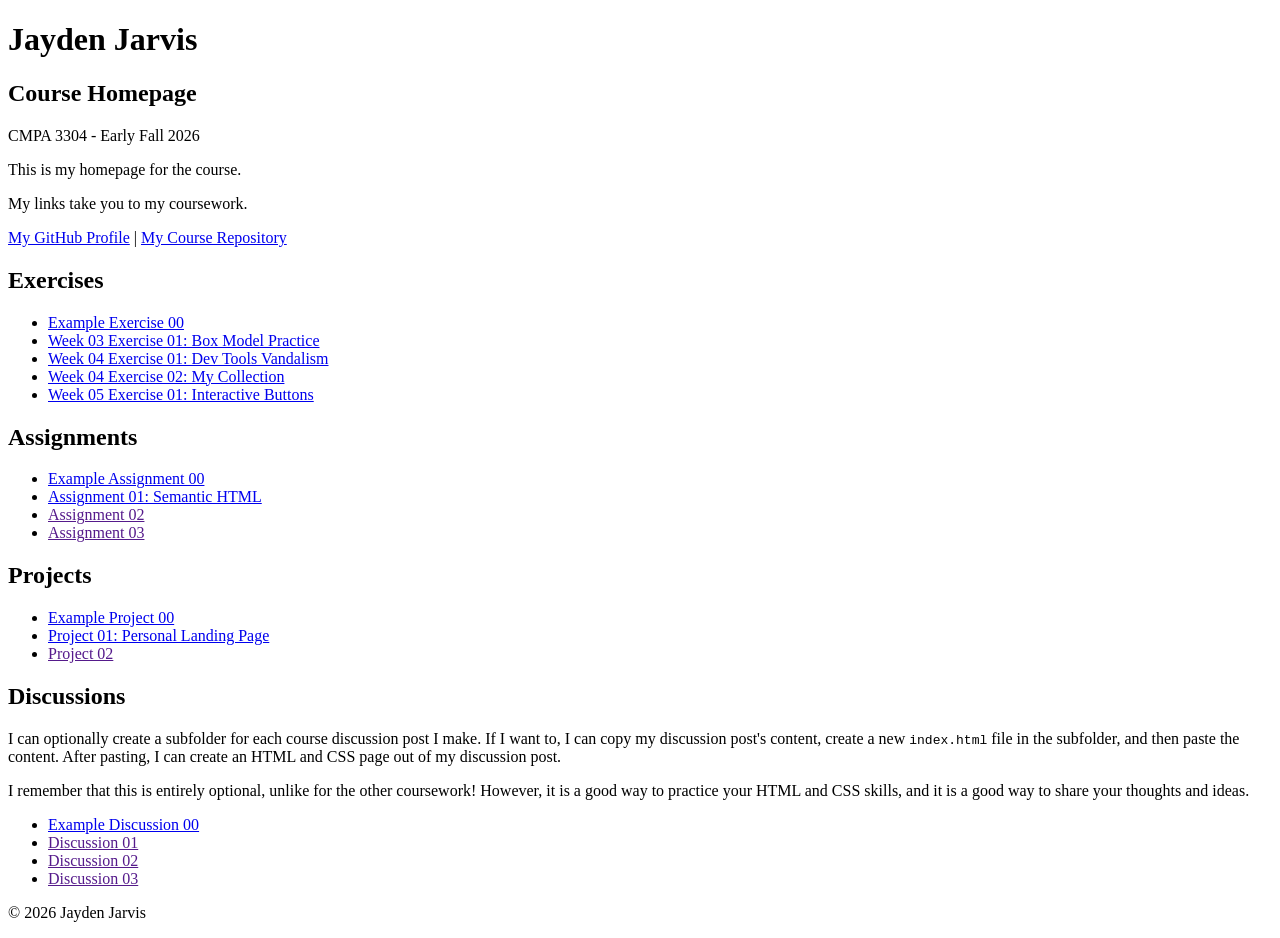
<file: index.html>
<!DOCTYPE html>

<!--

INSTRUCTIONS: HOW TO CHANGE THIS PAGE:

1. Change "Student Name" in the title above to your real name.

2. Change "Your Name" in the big heading below to your real name.

3. Change "your-username" to your real GitHub username in both links.

4. Change "your-repo-name" to the name of this repository.

5. Change "Course Name" to the name of your class.

6. Change "Semester Year" to match when you are taking this class.

7. Add links to your work:
    - Find the words that say "Exercise 01", "Assignment 01", etc.
    - Between the quote marks in href="", put the relative link to your work in the subfolder. You can simply link to the subfolder name. Take a look at the example folders and links to see how to do this.
    - For work not yet started/completed, you can leave the href="" blank until you are ready.
    - Change the words "Exercise 01" to match the name of the exercise. Do the same for assignments and projects. If you add your discussion posts, do the same for them.
    - Do this for each piece of work you finish.

8. You can add more links by copying a whole line like this:
    <li><a href="">New Work Name</a></li>
    Then paste it below the last one in that section.

9. Save your changes and push to GitHub when you are done. Remember you can use GitHub Desktop to help you with this.

Remember: During the course, if you want, you can style your homepage to introduce your own style and aesthetics. To start, keep this page simple and plain. This is just a template to get you started. Embrace the handcrafted approach to web design and development: change things to make them your own.

Remember: You must have a GitHub account, a new GitHub repository for this course, and this file (index.html) in that repository. 

Remember: You must create subfolders for each piece of coursework as the semester progresses.

-->

<html lang="en">
    <head>
        <meta charset="UTF-8" />
        <title>Course Homepage template</title>
        <meta charset="UTF-8" />
        <meta name="viewport" content="width=device-width, initial-scale=1.0" />
        <title>Jayden Jarvis - Course Homepage</title>
    </head>

    <body>
        <header>
            <h1>Jayden Jarvis</h1>
            <h2>Course Homepage</h2>
            <p>CMPA 3304 - Early Fall 2026</p>
            <p>This is my homepage for the course.</p>
            <p>My links take you to my coursework.</p>
            <nav>
                <a href="https://github.com/JGJar">My GitHub Profile</a>
                |
                <a href="https://github.com/JGJar/CMPA-3304-Portfolio">
                    My Course Repository
                </a>
            </nav>
        </header>

        <main>
            <section>
                <h2>Exercises</h2>
                <ul>
                    <li>
                        <a href="example-exercise-00/">Example Exercise 00</a>
                    </li>
                    <li><a href="week-03-exercise-01/index.html">Week 03 Exercise 01: Box Model Practice</a></li>
                    <li><a href="week-04-exercise-01/index.html">Week 04 Exercise 01: Dev Tools Vandalism</a></li>
                    <li><a href="week-04-exercise-02/index.html">Week 04 Exercise 02: My Collection</a></li>
                    <li><a href="week-05-exercise-01/index.html">Week 05 Exercise 01: Interactive Buttons</a></li>
                </ul>
            </section>

            <section>
                <h2>Assignments</h2>
                <ul>
                    <li>
                        <a href="example-assignment-00/">
                            Example Assignment 00
                        </a>
                    </li>
                    <li><a href="assignment-01/index.html">Assignment 01: Semantic HTML</a></li>
                    <li><a href="">Assignment 02</a></li>
                    <li><a href="">Assignment 03</a></li>
                </ul>
            </section>

            <section>
                <h2>Projects</h2>
                <ul>
                    <li>
                        <a href="example-project-00/">Example Project 00</a>
                    </li>
                    <li><a href="project-01/index.html">Project 01: Personal Landing Page</a></li>
                    <li><a href="">Project 02</a></li>
                </ul>
            </section>

            <section>
                <h2>Discussions</h2>
                <p>
                    I can optionally create a subfolder for each course
                    discussion post I make. If I want to, I can copy my
                    discussion post's content, create a new
                    <code>index.html</code>
                    file in the subfolder, and then paste the content. After
                    pasting, I can create an HTML and CSS page out of my
                    discussion post.
                </p>
                <p>
                    I remember that this is entirely optional, unlike for the
                    other coursework! However, it is a good way to practice your
                    HTML and CSS skills, and it is a good way to share your
                    thoughts and ideas.
                </p>
                <ul>
                    <li>
                        <a href="example-discussion-00/">
                            Example Discussion 00
                        </a>
                    </li>
                    <li><a href="">Discussion 01</a></li>
                    <li><a href="">Discussion 02</a></li>
                    <li><a href="">Discussion 03</a></li>
                </ul>
            </section>
        </main>

        <footer>
            <p>&copy; 2026 Jayden Jarvis</p>
        </footer>
    </body>
</html>
</file>
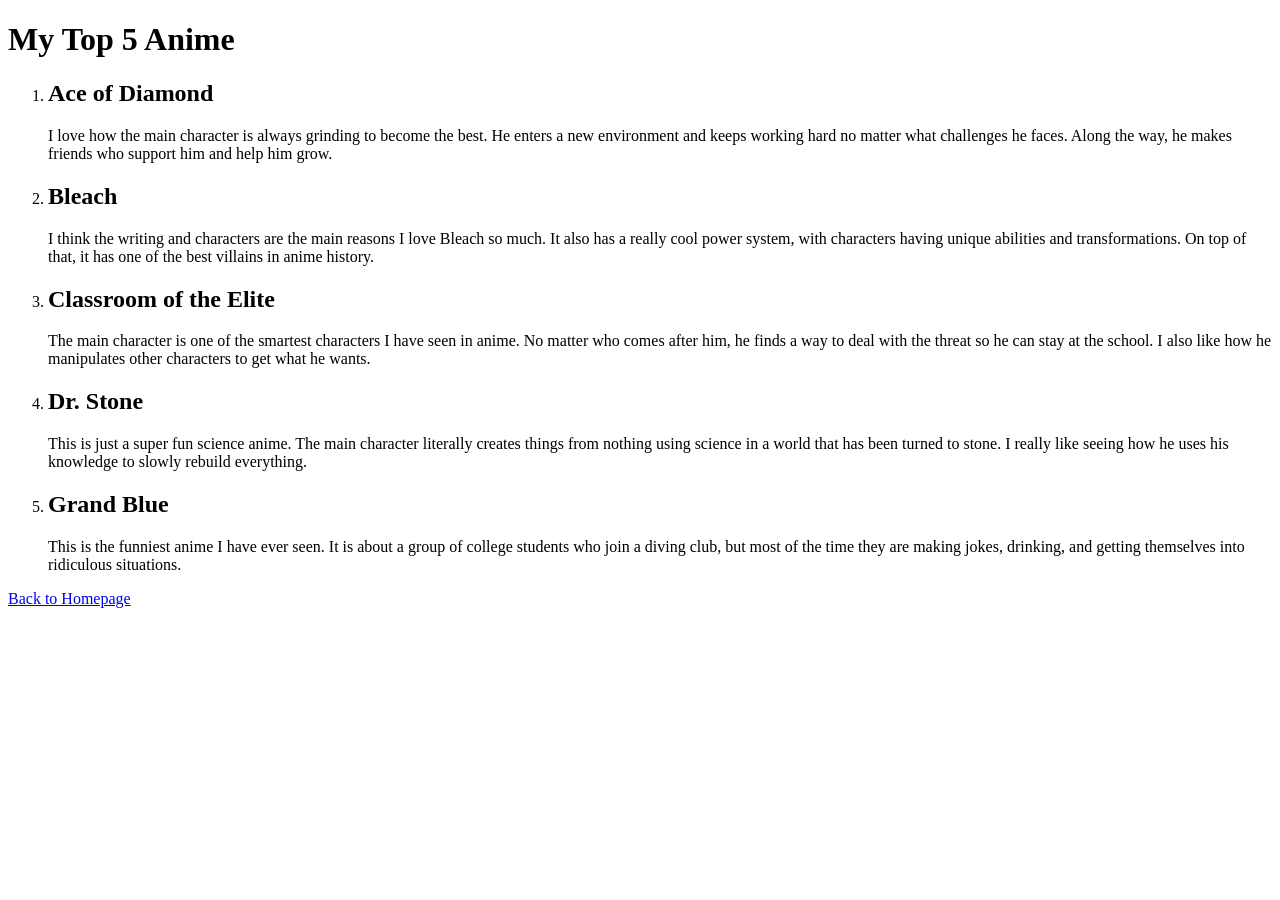
<file: assignment-01/index.html>
<!DOCTYPE html>
<html lang="en">
    <head>
        <meta charset="UTF-8" />
        <meta name="viewport" content="width=device-width, initial-scale=1.0" />
        <title>Top 5 Anime</title>
    </head>
    <body>
    <header>
        <h1>My Top 5 Anime</h1>
    </header>
<main>
    <ol>
<li>
    <h2>Ace of Diamond</h2>
    <p>I love how the main character is always grinding to become the best. He enters a new environment and keeps working hard no matter what challenges he faces. Along the way, he makes friends who support him and help him grow.</p>
</li>
<li>
    <h2>Bleach</h2>
    <p>I think the writing and characters are the main reasons I love Bleach so much. It also has a really cool power system, with characters having unique abilities and transformations. On top of that, it has one of the best villains in anime history.</p>
</li>
<li>
    <h2>Classroom of the Elite</h2>
    <p>The main character is one of the smartest characters I have seen in anime. No matter who comes after him, he finds a way to deal with the threat so he can stay at the school. I also like how he manipulates other characters to get what he wants.</p>
</li>
<li>
    <h2>Dr. Stone</h2>
    <p>This is just a super fun science anime. The main character literally creates things from nothing using science in a world that has been turned to stone. I really like seeing how he uses his knowledge to slowly rebuild everything.</p>
</li>
<li>
    <h2>Grand Blue</h2>
    <p>This is the funniest anime I have ever seen. It is about a group of college students who join a diving club, but most of the time they are making jokes, drinking, and getting themselves into ridiculous situations.</p>
</li>
    </ol>
</main>
        <footer>
            <p><a href="../index.html">Back to Homepage</a></p>
        </footer>
    </body>
</html>
</file>
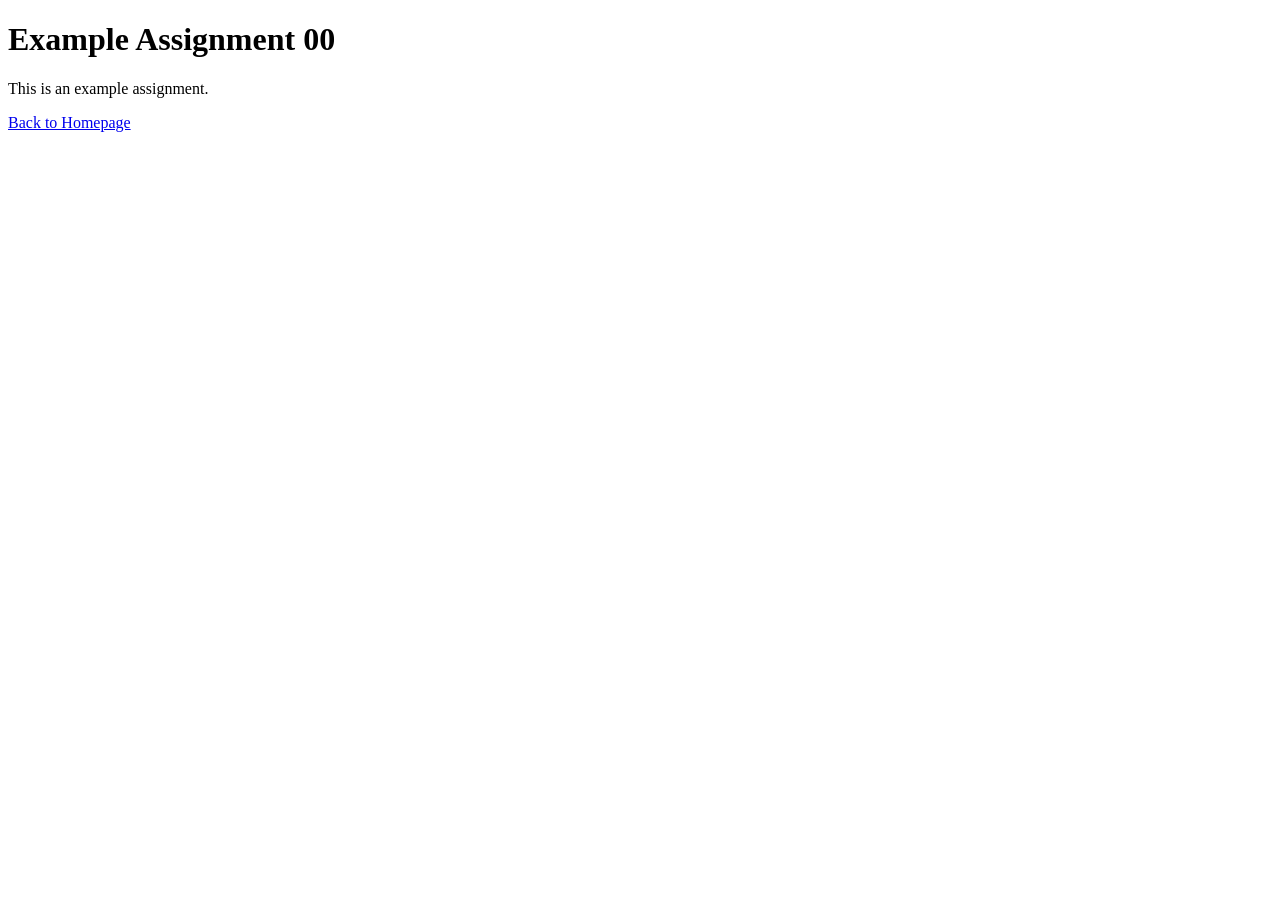
<file: example-assignment-00/index.html>
<!DOCTYPE html>
<html lang="en">
    <head>
        <meta charset="UTF-8" />
        <meta name="viewport" content="width=device-width, initial-scale=1.0" />
        <title>Example Assignment 00</title>
    </head>
    <body>
        <h1>Example Assignment 00</h1>
        <p>This is an example assignment.</p>
        <a href="../index.html">Back to Homepage</a>
    </body>
</html>
</file>
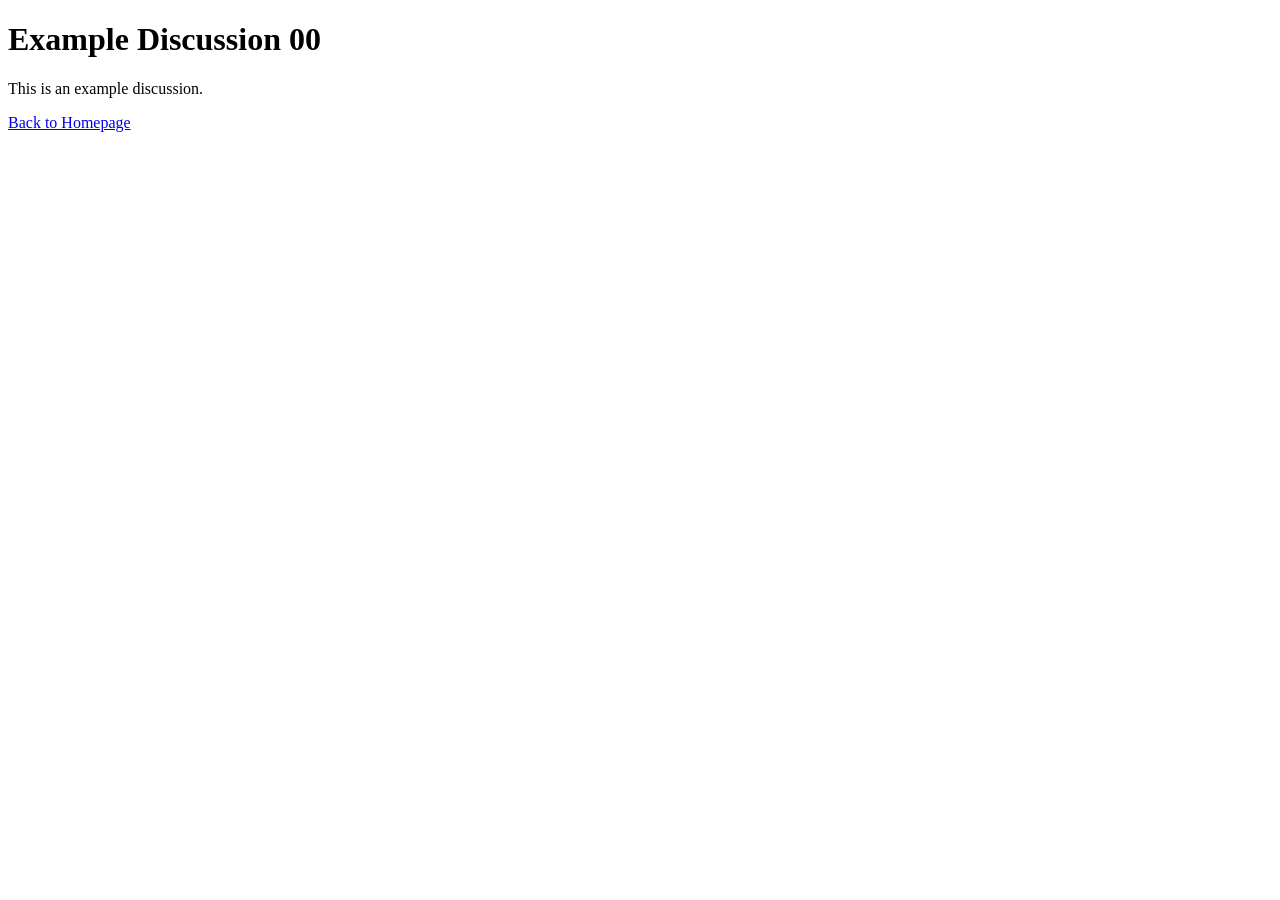
<file: example-discussion-00/index.html>
<!DOCTYPE html>
<html lang="en">
    <head>
        <meta charset="UTF-8" />
        <meta name="viewport" content="width=device-width, initial-scale=1.0" />
        <title>Example Discussion 00</title>
    </head>
    <body>
        <h1>Example Discussion 00</h1>
        <p>This is an example discussion.</p>
        <a href="../index.html">Back to Homepage</a>
    </body>
</html>
</file>
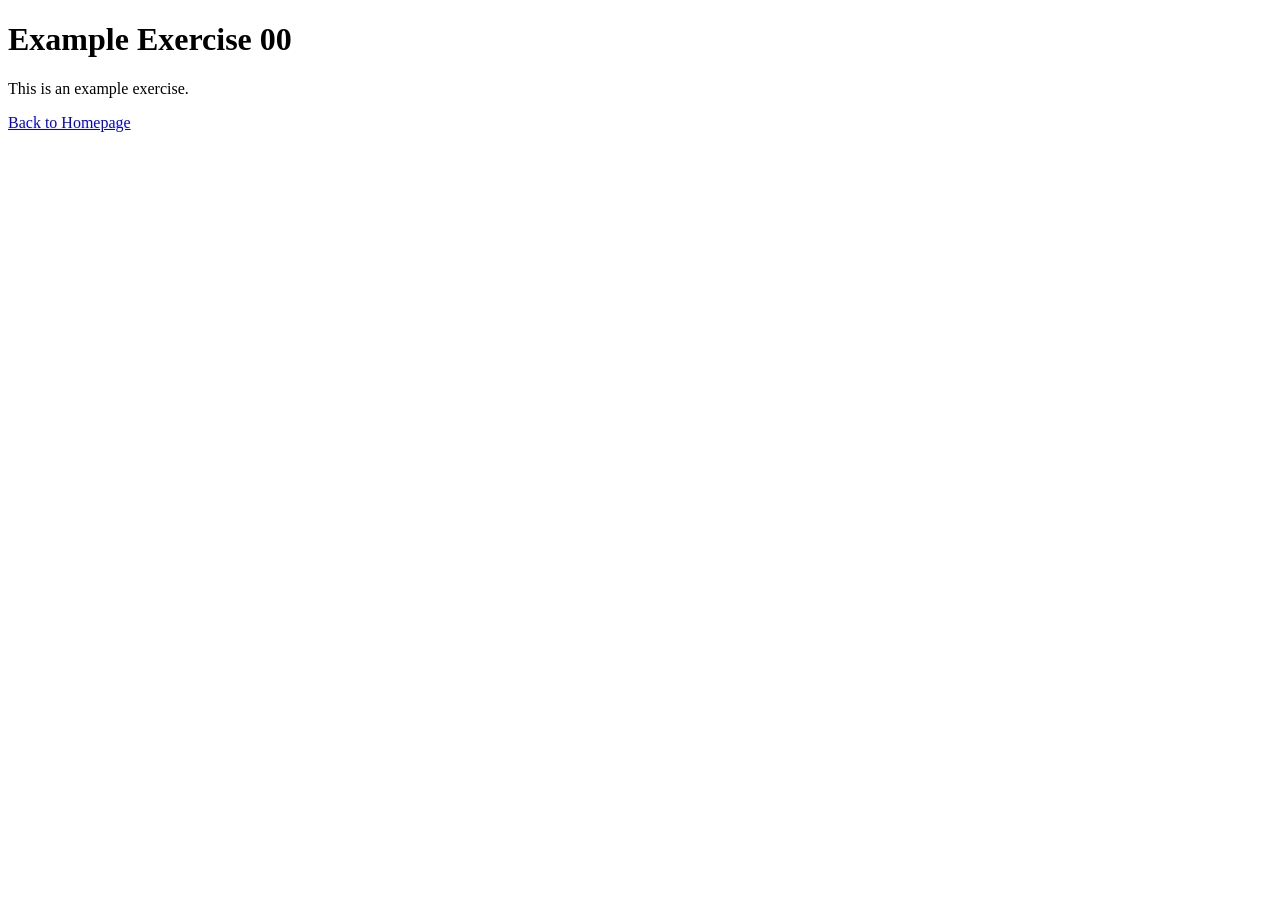
<file: example-exercise-00/index.html>
<!DOCTYPE html>
<html lang="en">
    <head>
        <meta charset="UTF-8" />
        <meta name="viewport" content="width=device-width, initial-scale=1.0" />
        <title>Example Exercise 00</title>
    </head>
    <body>
        <h1>Example Exercise 00</h1>
        <p>This is an example exercise.</p>
        <a href="../index.html">Back to Homepage</a>
    </body>
</html>
</file>
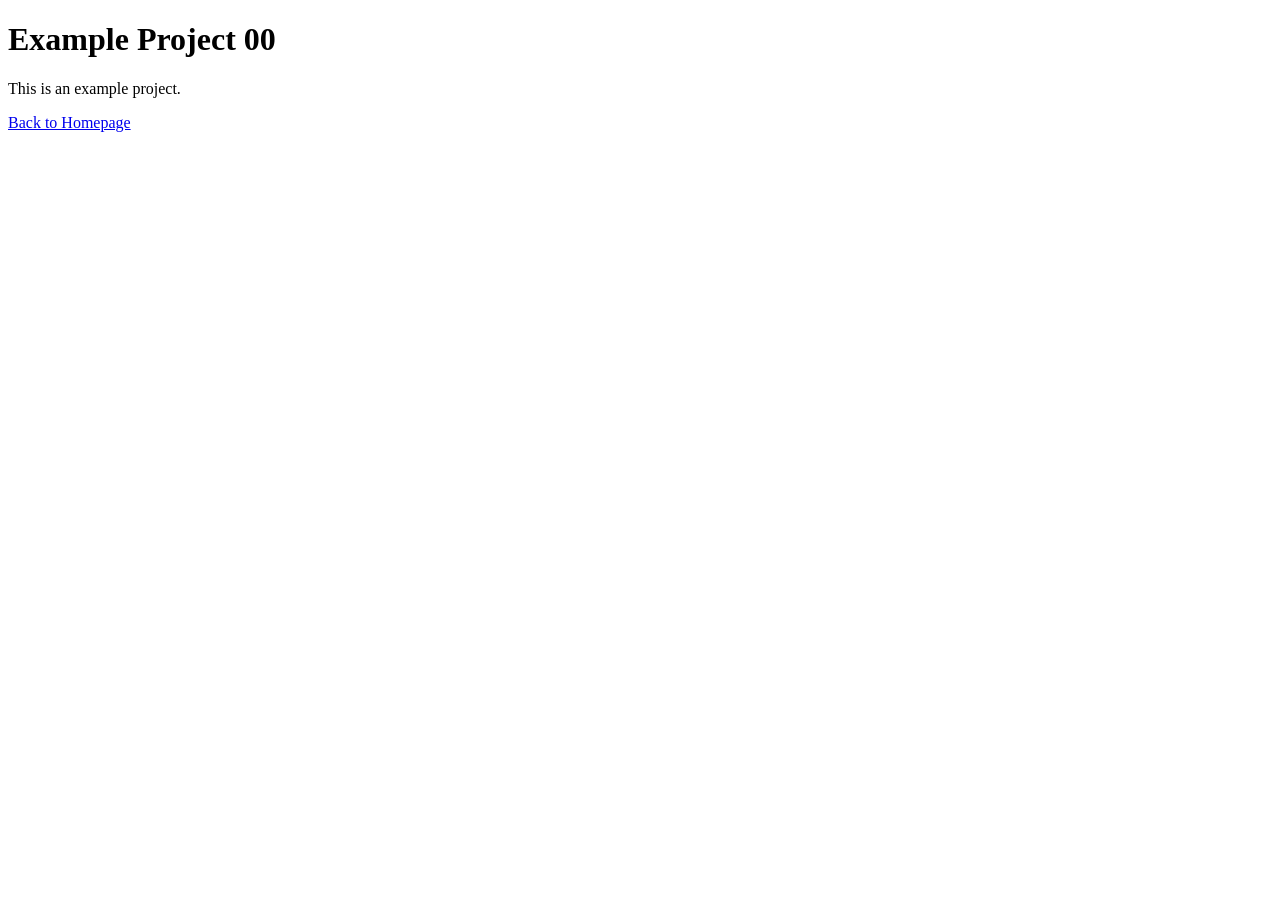
<file: example-project-00/index.html>
<!DOCTYPE html>
<html lang="en">
    <head>
        <meta charset="UTF-8" />
        <meta name="viewport" content="width=device-width, initial-scale=1.0" />
        <title>Example Project 00</title>
    </head>
    <body>
        <h1>Example Project 00</h1>
        <p>This is an example project.</p>
        <a href="../index.html">Back to Homepage</a>
    </body>
</html>
</file>
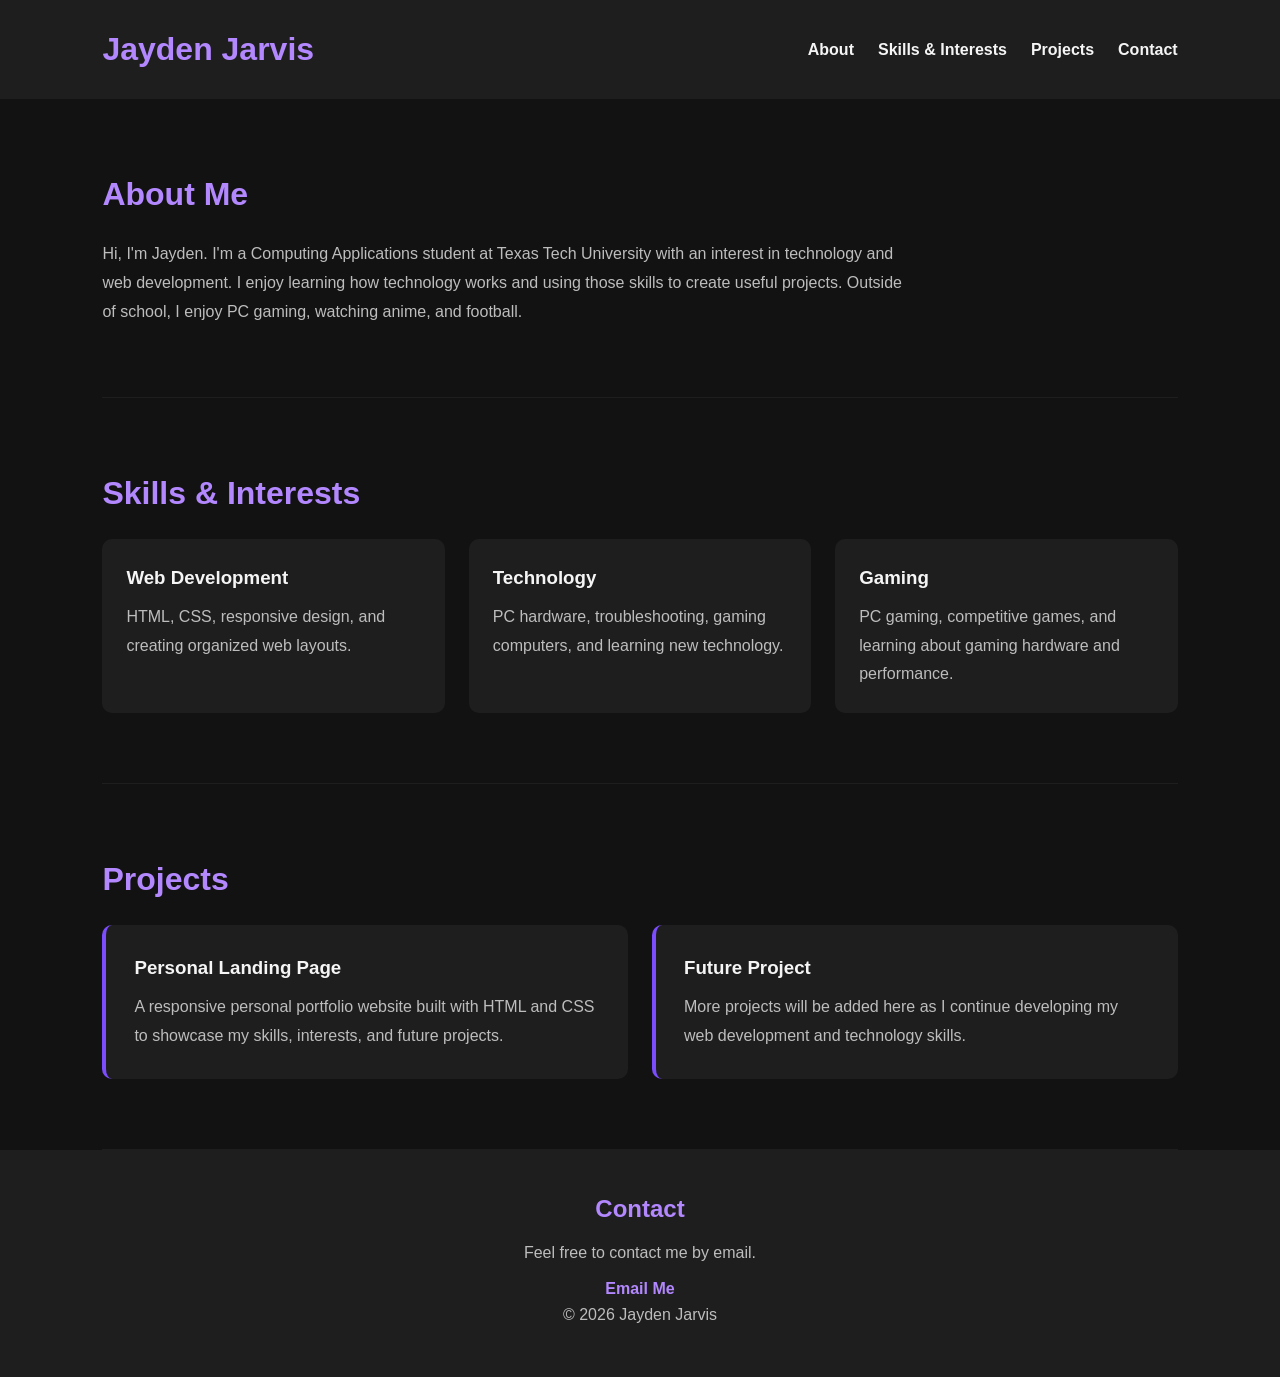
<file: project-01/index.html>
<!DOCTYPE html>
<html lang="en">
<head>
    <meta charset="UTF-8">
    <meta name="viewport" content="width=device-width, initial-scale=1.0">
    <title>Jayden Jarvis | Personal Portfolio</title>
    <link rel="stylesheet" href="style.css">
</head>

<body>

    <header>
        <h1>Jayden Jarvis</h1>

        <nav>
            <a href="#about">About</a>
            <a href="#skills">Skills & Interests</a>
            <a href="#projects">Projects</a>
            <a href="#contact">Contact</a>
        </nav>
    </header>

    <main>
        <section id="about">
        <h2>About Me</h2>
        <p>
            Hi, I'm Jayden. I'm a Computing Applications student at Texas Tech University
            with an interest in technology and web development. I enjoy learning how
            technology works and using those skills to create useful projects. Outside
            of school, I enjoy PC gaming, watching anime, and football.
        </p>
        </section>

        <section id="skills">
        <h2>Skills & Interests</h2>

        <div class="skills-container">
        <div class="skill-card">
            <h3>Web Development</h3>
            <p>HTML, CSS, responsive design, and creating organized web layouts.</p>
        </div>

        <div class="skill-card">
            <h3>Technology</h3>
            <p>PC hardware, troubleshooting, gaming computers, and learning new technology.</p>
        </div>

        <div class="skill-card">
            <h3>Gaming</h3>
            <p>PC gaming, competitive games, and learning about gaming hardware and performance.</p>
        </div>
        </div>
        </section>

        <section id="projects">
        <h2>Projects</h2>

        <div class="projects-container">
        <div class="project-card">
            <h3>Personal Landing Page</h3>
            <p>
                A responsive personal portfolio website built with HTML and CSS
                to showcase my skills, interests, and future projects.
            </p>
        </div>

        <div class="project-card">
            <h3>Future Project</h3>
            <p>
                More projects will be added here as I continue developing my
                web development and technology skills.
            </p>
        </div>
        </div>
        </section>
    </main>

    <footer id="contact">
        <h2>Contact</h2>
        <p>Feel free to contact me by email.</p>
        <a href="mailto:jayjarvi@ttu.edu">Email Me</a>
        <p>&copy; 2026 Jayden Jarvis</p>
    </footer>

</body>
</html>
</file>
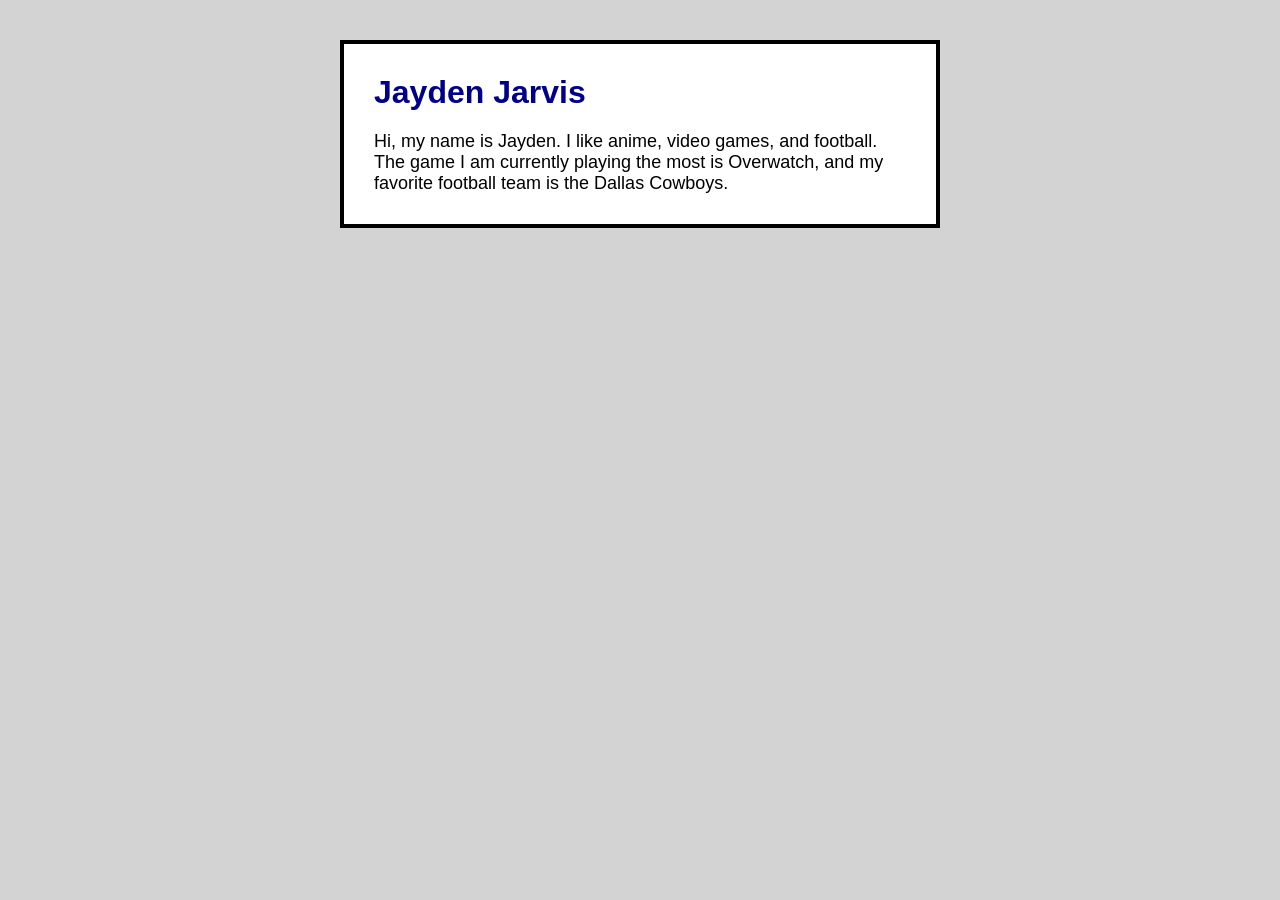
<file: week-03-exercise-01/index.html>
<!DOCTYPE html>
<html lang="en">
    <head>
        <meta charset="UTF-8" />
        <meta name="viewport" content="width=device-width, initial-scale=1.0" />
        <title>Week 03 Exercise 01: Box Model Practice</title>
        <link rel="stylesheet" href="style.css">
    </head>
<body>
    <div class="card">
        <h1>Jayden Jarvis</h1>
        <p>Hi, my name is Jayden. I like anime, video games, and football. The game I am currently playing the most is Overwatch, and my favorite football team is the Dallas Cowboys.</p>
    </div>
</body>
</html>
</file>
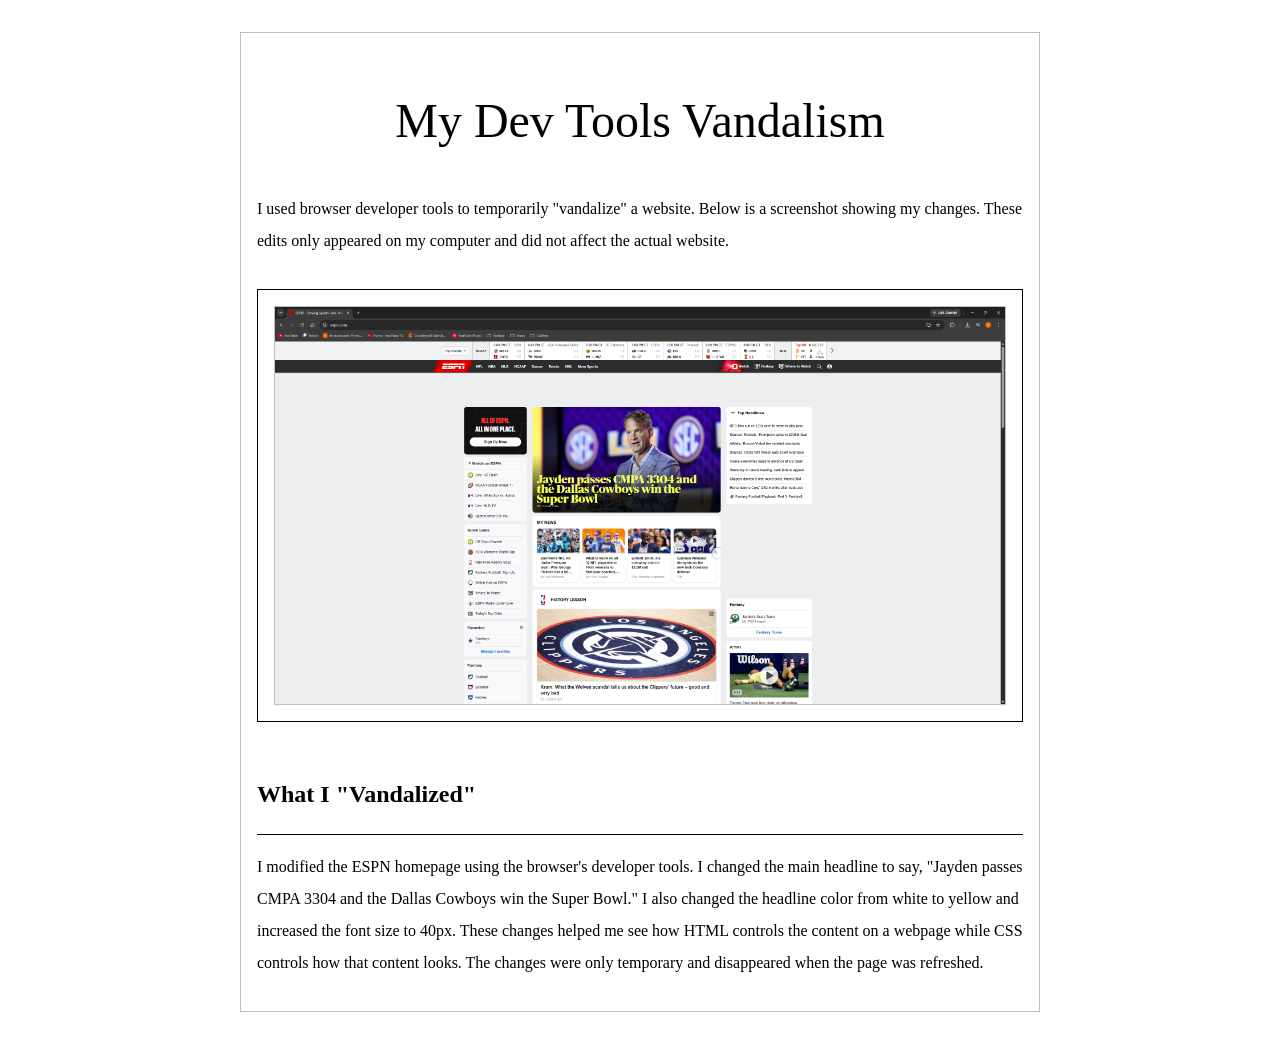
<file: week-04-exercise-01/index.html>
<!DOCTYPE html>
<html lang="en">

<head>
    <meta charset="UTF-8" />
    <meta name="viewport" content="width=device-width, initial-scale=1.0" />
    <title>Week 04 Exercise 01 - My Dev Tools Vandalism</title>
    <link rel="stylesheet" href="./style.css" />
</head>

<body>
    <main>
        <h1>My Dev Tools Vandalism</h1>
        <p>
            I used browser developer tools to temporarily "vandalize" a
            website. Below is a screenshot showing my changes. These edits
            only appeared on my computer and did not affect the actual
            website.
        </p>
        <div class="screenshot-container">
            <!-- 
                IMPORTANT: Update the src attribute below to match your screenshot filename.
                Example: If your screenshot is named "apple-dot-com-but-with-papyrus-font.png", change the line to:
                src="./apple-dot-com-but-with-papyrus-font.png"
            -->
            <img src="./devtools-vandalism-screenshot.png" alt="Screenshot of my modified ESPN homepage" />
        </div>
        <h2>What I "Vandalized"</h2>
<p>
    I modified the ESPN homepage using the browser's developer tools. 
    I changed the main headline to say, "Jayden passes CMPA 3304 and the 
    Dallas Cowboys win the Super Bowl." I also changed the headline color 
    from white to yellow and increased the font size to 40px. These changes 
    helped me see how HTML controls the content on a webpage while CSS 
    controls how that content looks. The changes were only temporary and 
    disappeared when the page was refreshed.
</p>
    </main>
</body>

</html>
</file>
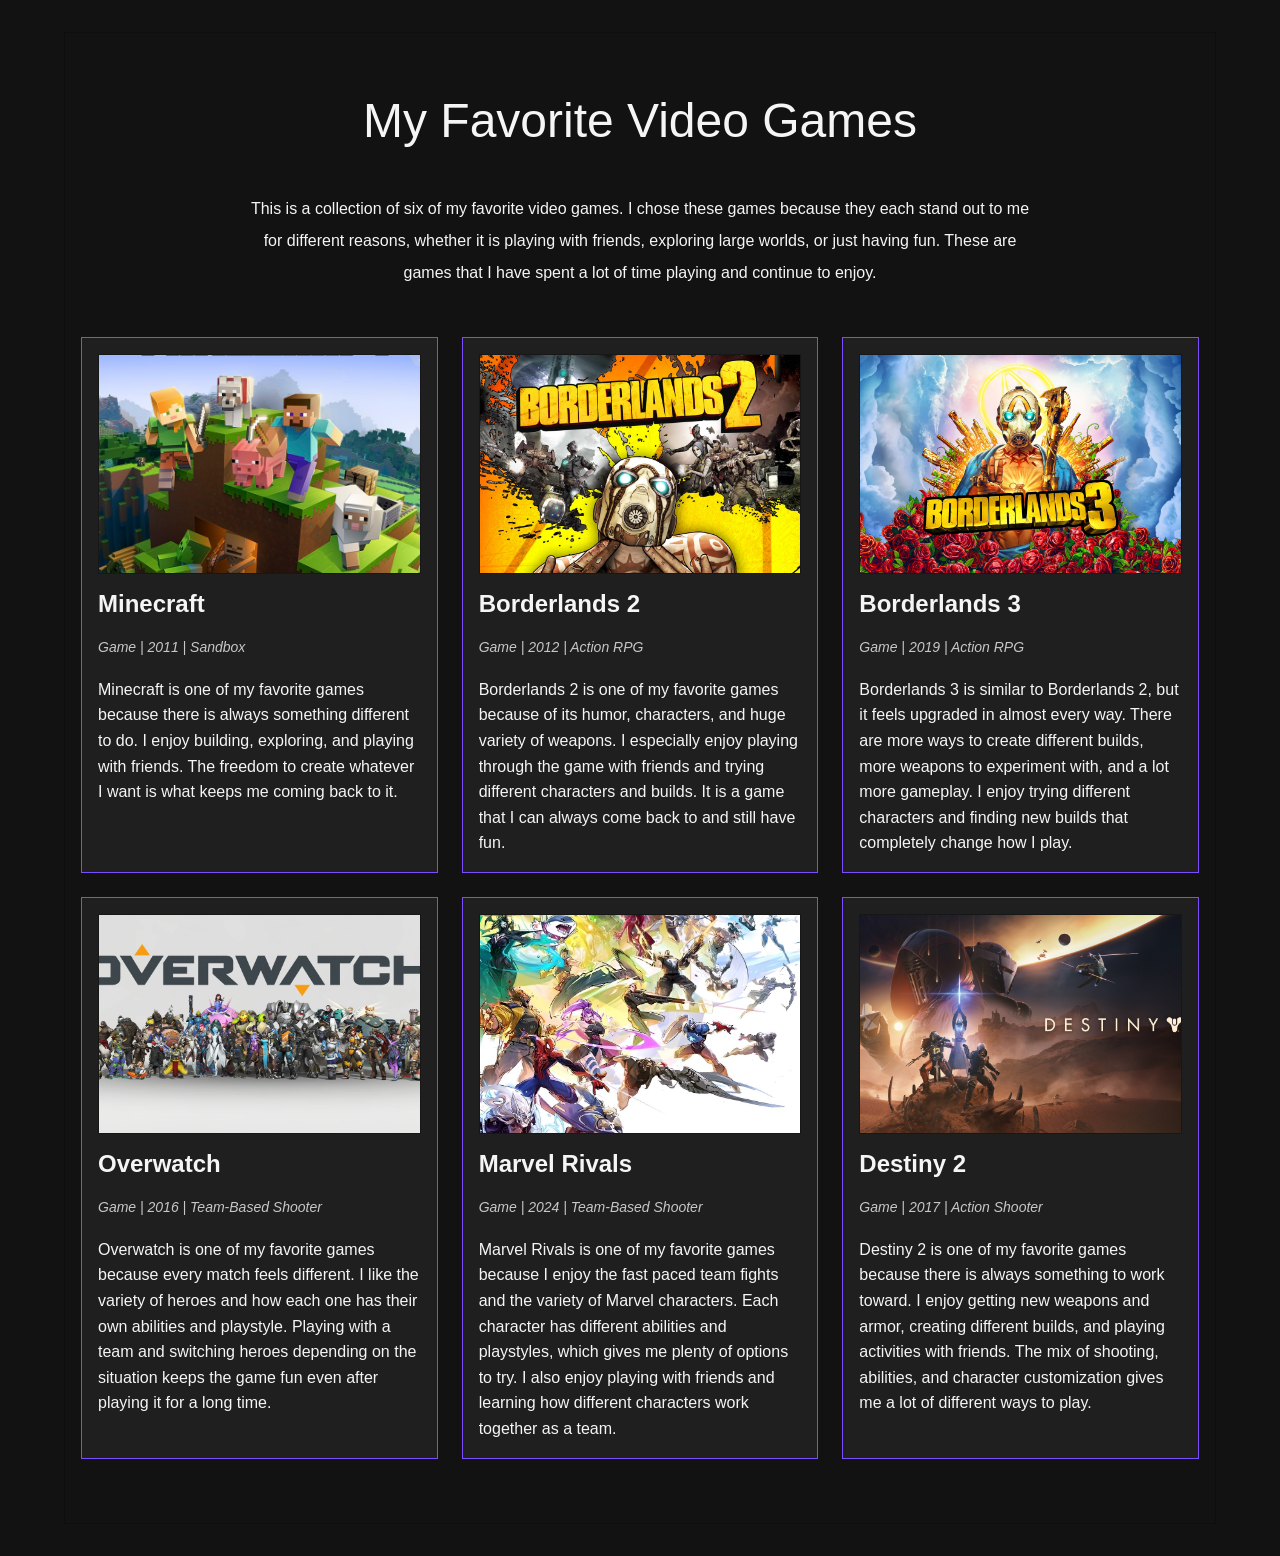
<file: week-04-exercise-02/index.html>
<!DOCTYPE html>
<html lang="en">

<head>
    <meta charset="UTF-8" />
    <meta name="viewport" content="width=device-width, initial-scale=1.0" />
    <title>Week 04 Exercise 02 - My Collection</title>
    <link rel="stylesheet" href="./style.css" />
</head>

<body>
    <main>
        <h1>My Favorite Video Games</h1>
        <!-- 
            SAMPLE OVERVIEW TEXT
            Replace this entire paragraph with your own description.
            How do you think about your collection? Write that out here.
            P.S. Please use your own words. Be yourself.
        -->
        <p>
         This is a collection of six of my favorite video games. I chose these games
         because they each stand out to me for different reasons, whether it is playing
         with friends, exploring large worlds, or just having fun. These are games that
         I have spent a lot of time playing and continue to enjoy.
        </p>

        <div class="collection-grid">

            <!-- 
                SAMPLE CARD 1
                Replace this entire card with your own item.
                Keep the same structure: image, title, details, description.
            -->
            <div class="collection-card">
                <img src="./minecraft.jpg" alt="Minecraft" />
                <h2>Minecraft</h2>
                <p class="details">Game | 2011 | Sandbox</p>
                <p class="description">
                    Minecraft is one of my favorite games because there is always something
                    different to do. I enjoy building, exploring, and playing with friends.
                    The freedom to create whatever I want is what keeps me coming back to it.
                </p>
            </div>

            <!-- 
                SAMPLE CARD 2
                Replace this entire card with your own item.
                Notice the structure is identical to Sample Card 1.
            -->
            <div class="collection-card">
                <img src="./borderlands2.jpg" alt="Borderlands 2" />
                <h2>Borderlands 2</h2>
                <p class="details">Game | 2012 | Action RPG</p>
                <p class="description">
                    Borderlands 2 is one of my favorite games because of its humor, characters,
                    and huge variety of weapons. I especially enjoy playing through the game
                    with friends and trying different characters and builds. It is a game that
                    I can always come back to and still have fun.
                </p>
            </div>

            <!-- 
                PLACEHOLDER CARD 3
                Complete this card by adding your image, title, details, and description.
            -->
            <div class="collection-card">
                <img src="./borderlands3.jpg" alt="Borderlands 3" />
                <h2>Borderlands 3</h2>
                <p class="details">Game | 2019 | Action RPG</p>
                <p class="description">
                    Borderlands 3 is similar to Borderlands 2, but it feels upgraded in almost
                    every way. There are more ways to create different builds, more weapons to
                    experiment with, and a lot more gameplay. I enjoy trying different
                    characters and finding new builds that completely change how I play.
                </p>
            </div>

            <!-- 
                PLACEHOLDER CARD 4
                Complete this card by adding your image, title, details, and description.
            -->
            <div class="collection-card">
                <img src="./overwatch.jpg" alt="Overwatch" />
                <h2>Overwatch</h2>
                <p class="details">Game | 2016 | Team-Based Shooter</p>
                <p class="description">
                    Overwatch is one of my favorite games because every match feels different.
                    I like the variety of heroes and how each one has their own abilities and
                    playstyle. Playing with a team and switching heroes depending on the
                    situation keeps the game fun even after playing it for a long time.
                </p>
            </div>

            <!-- 
                PLACEHOLDER CARD 5
                Complete this card by adding your image, title, details, and description.
            -->
            <div class="collection-card">
                <img src="./marvelrivals.jpg" alt="Marvel Rivals" />
                <h2>Marvel Rivals</h2>
                <p class="details">Game | 2024 | Team-Based Shooter</p>
                <p class="description">
                    Marvel Rivals is one of my favorite games because I enjoy the fast paced
                    team fights and the variety of Marvel characters. Each character has
                    different abilities and playstyles, which gives me plenty of options to
                    try. I also enjoy playing with friends and learning how different
                    characters work together as a team.
                </p>
            </div>

            <!-- 
                PLACEHOLDER CARD 6
                Complete this card by adding your image, title, details, and description.
            -->
            <div class="collection-card">
                <img src="./destiny2.jpg" alt="Destiny 2" />
                <h2>Destiny 2</h2>
                <p class="details">Game | 2017 | Action Shooter</p>
                <p class="description">
                    Destiny 2 is one of my favorite games because there is always something
                    to work toward. I enjoy getting new weapons and armor, creating different
                    builds, and playing activities with friends. The mix of shooting, abilities,
                    and character customization gives me a lot of different ways to play.
                </p>
            </div>
</div>
        </div>
    </main>
</body>

</html>
</file>
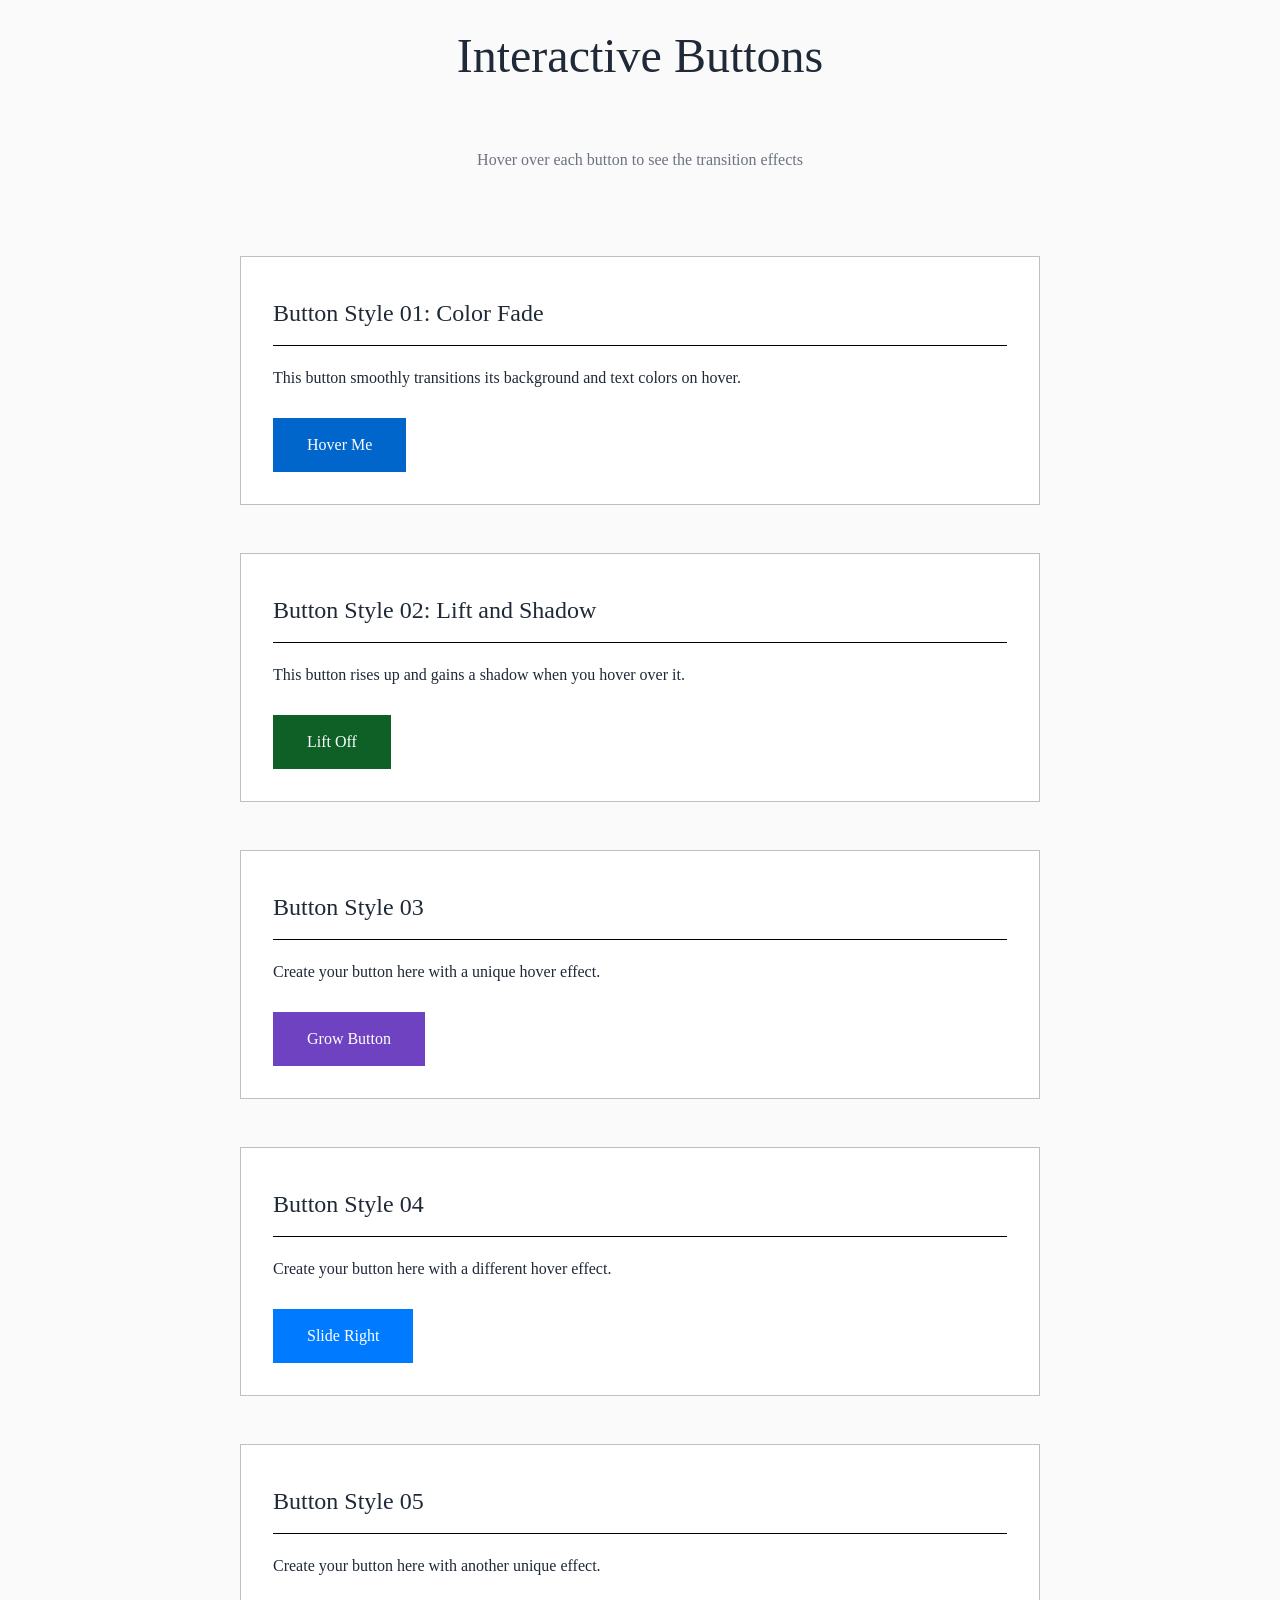
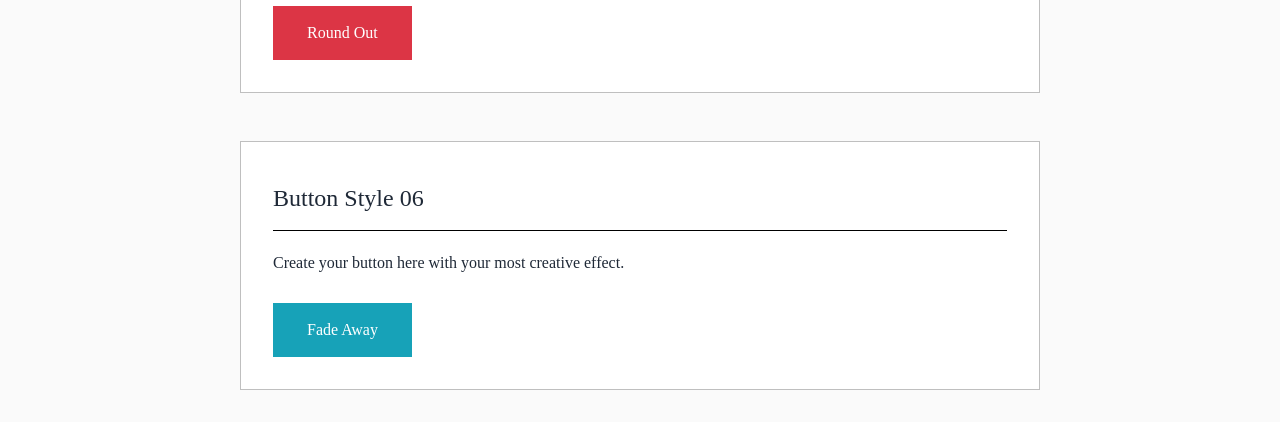
<file: week-05-exercise-01/index.html>
<!DOCTYPE html>
<html lang="en">

<head>
    <meta charset="UTF-8">
    <meta name="viewport" content="width=device-width, initial-scale=1.0">
    <title>Exercises Week 05 Exercise 01: Interactive Buttons</title>
    <link rel="stylesheet" href="./style.css">
</head>

<body>
    <div class="container">
        <h1>Interactive Buttons</h1>
        <p class="subtitle">Hover over each button to see the transition effects</p>

        <section class="button-section">
            <h2>Button Style 01: Color Fade</h2>
            <p>This button smoothly transitions its background and text colors on hover.</p>
            <button class="button-01">Hover Me</button>
        </section>


        <section class="button-section">
            <h2>Button Style 02: Lift and Shadow</h2>
            <p>This button rises up and gains a shadow when you hover over it.</p>
            <button class="button-02">Lift Off</button>
        </section>

        <section class="button-section">
            <h2>Button Style 03</h2>
            <p>Create your button here with a unique hover effect.</p>
            <button class="button-03">Grow Button</button>
        </section>

        <section class="button-section">
            <h2>Button Style 04</h2>
            <p>Create your button here with a different hover effect.</p>
            <button class="button-04">Slide Right</button>
        </section>

        <section class="button-section">
            <h2>Button Style 05</h2>
            <p>Create your button here with another unique effect.</p>
            <button class="button-05">Round Out</button>
        </section>

        <section class="button-section">
            <h2>Button Style 06</h2>
            <p>Create your button here with your most creative effect.</p>
            <button class="button-06">Fade Away</button>
        </section>
    </div>
</body>

</html>
</file>
<file: project-01/style.css>
:root {
    --background-color: #121212;
    --surface-color: #1e1e1e;
    --primary-color: #7c4dff;
    --secondary-color: #b388ff;
    --text-color: #f5f5f5;
    --muted-text: #bdbdbd;
}

* {
    box-sizing: border-box;
    margin: 0;
    padding: 0;
}

html {
    scroll-behavior: smooth;
}

body {
    font-family: Arial, sans-serif;
    background-color: var(--background-color);
    color: var(--text-color);
    line-height: 1.6;
}
header {
    background-color: var(--surface-color);
    padding: 24px 8%;
    display: flex;
    justify-content: space-between;
    align-items: center;
}

header h1 {
    color: var(--secondary-color);
    font-size: 2rem;
}

nav {
    display: flex;
    gap: 24px;
}

nav a {
    color: var(--text-color);
    text-decoration: none;
    font-weight: bold;
    transition: color 0.3s ease, transform 0.3s ease;
}

nav a:hover {
    color: var(--secondary-color);
    transform: translateY(-3px);
}
main {
    width: 84%;
    max-width: 1200px;
    margin: 0 auto;
}

section {
    padding: 70px 0;
    border-bottom: 1px solid var(--surface-color);
}

section h2 {
    color: var(--secondary-color);
    font-size: 2rem;
    margin-bottom: 20px;
}

section p {
    color: var(--muted-text);
    font-size: 1rem;
    line-height: 1.8;
}

#about p {
    max-width: 800px;
}
.skills-container {
    display: flex;
    gap: 24px;
    flex-wrap: wrap;
}

.skill-card {
    flex: 1 1 250px;
    background-color: var(--surface-color);
    padding: 24px;
    border-radius: 10px;
    transition: transform 0.3s ease, box-shadow 0.3s ease;
}

.skill-card h3 {
    color: var(--text-color);
    margin-bottom: 10px;
}

.skill-card:hover {
    transform: translateY(-6px);
    box-shadow: 0 8px 20px rgba(124, 77, 255, 0.25);
}
.projects-container {
    display: flex;
    gap: 24px;
    flex-wrap: wrap;
}

.project-card {
    flex: 1 1 350px;
    background-color: var(--surface-color);
    padding: 28px;
    border-left: 4px solid var(--primary-color);
    border-radius: 10px;
    transition: transform 0.3s ease, border-color 0.3s ease;
}

.project-card h3 {
    color: var(--text-color);
    margin-bottom: 10px;
}

.project-card:hover {
    transform: translateX(6px);
    border-color: var(--secondary-color);
}
footer {
    background-color: var(--surface-color);
    padding: 40px 8%;
    text-align: center;
}

footer h2 {
    color: var(--secondary-color);
    margin-bottom: 12px;
}

footer p {
    color: var(--muted-text);
    margin-bottom: 10px;
}

footer a {
    color: var(--secondary-color);
    text-decoration: none;
    font-weight: bold;
    transition: color 0.3s ease, letter-spacing 0.3s ease;
}

footer a:hover {
    color: var(--text-color);
    letter-spacing: 1px;
}
@media (max-width: 768px) {
    header {
        flex-direction: column;
        gap: 16px;
        text-align: center;
    }

    nav {
        flex-wrap: wrap;
        justify-content: center;
    }

    main {
        width: 90%;
    }

    .skills-container,
    .projects-container {
        flex-direction: column;
    }

    section {
        padding: 50px 0;
    }
}
</file>
<file: week-03-exercise-01/style.css>
* {
    box-sizing: border-box;
}
body {
    font-family: Arial, sans-serif;
    background-color: lightgray;
    margin: 0;
    padding: 40px;
}
.card {
    max-width: 600px;
    margin: 0 auto;
    padding: 30px;
    background-color: white;
    border: 4px solid black;
}
.card h1 {
    color: darkblue;
    font-size: 32px;
    margin: 0 0 20px 0;
}

.card p {
    color: black;
    font-size: 18px;
    margin: 0;
}
</file>
<file: week-04-exercise-01/style.css>
* {
    box-sizing: border-box;
}

html,
body {
    min-height: 100vh;
    margin: 0;
}

body {
    font-family: "Times New Roman", serif;
    line-height: 2;
    display: flex;
    justify-content: center;
    align-items: flex-start;
    padding: 32px 0;
}

main {
    max-width: 800px;
    width: 90%;
    padding: 16px;
    border: 1px solid rgba(0, 0, 0, 0.25);
}

h1 {
    font-weight: normal;
    font-size: 48px;
    line-height: 1em;
    margin-top: 48px;
    margin-bottom: 48px;
    text-align: center;
}

h2 {
    font-size: 24px;
    margin-top: 48px;
    margin-bottom: 16px;
    border-bottom: 1px solid rgba(0, 0, 0, 1);
    padding-bottom: 16px;
}

p {
    margin-bottom: 16px;
}

.screenshot-container {
    margin: 32px 0;
    padding: 16px;
    border: 1px solid rgba(0, 0, 0, 1);
    text-align: center;
}

.screenshot-container img {
    max-width: 100%;
    height: auto;
    display: block;
    margin: 0 auto;
    border: 1px solid rgba(0, 0, 0, 0.25);
}
</file>
<file: week-04-exercise-02/style.css>
* {
    box-sizing: border-box;
}

html,
body {
    min-height: 100vh;
    margin: 0;
}

body {
    font-family: Arial, sans-serif;
    line-height: 2;
    display: flex;
    justify-content: center;
    align-items: flex-start;
    padding: 32px 0;
    background-color: #121212;
    color: #f5f5f5;
}

main {
    max-width: 1200px;
    width: 90%;
    padding: 16px;
    border: 1px solid rgba(0, 0, 0, 0.25);
}

h1 {
    font-weight: normal;
    font-size: 48px;
    line-height: 1em;
    margin-top: 48px;
    margin-bottom: 48px;
    text-align: center;
}

main>p {
    margin-bottom: 32px;
    text-align: center;
    max-width: 800px;
    margin-left: auto;
    margin-right: auto;
}

.collection-grid {
    margin: 48px 0;
    display: flex;
    flex-wrap: wrap;
    gap: 24px;
}

.collection-card {
    flex: 1 1 300px;
    border: 1px solid #7c4dff;
    background-color: #1f1f1f;
    padding: 16px;
}

.collection-card img {
    width: 100%;
    height: 220px;
    object-fit: cover;
    display: block;
    border: 1px solid rgba(0, 0, 0, 0.25);
    margin-bottom: 16px;
}

.collection-card h2 {
    font-size: 24px;
    font-weight: bold;
    margin-top: 0;
    margin-bottom: 8px;
    line-height: 1.2;
}

.collection-card .details {
    font-size: 14px;
    color: #c7c7c7;
    margin-bottom: 16px;
    font-style: italic;
}

.collection-card .description {
    font-size: 16px;
    margin-bottom: 0;
    line-height: 1.6;
    color: #f5f5f5;
}

@media (width >= 480px) {
    .collection-card {
        flex-basis: 45%;
    }
}

@media (width >= 1024px) {
    .collection-card {
        flex-basis: 30%;
    }
}
</file>
<file: week-05-exercise-01/style.css>
* {
    margin: 0;
    padding: 0;
    box-sizing: border-box;
}

body {
    font-family: "Times New Roman", serif;
    line-height: 2;
    background-color: #fafafa;
    color: #1F2937;
    padding: 32px 16px;
}

.container {
    max-width: 800px;
    margin: 0 auto;
    display: flex;
    flex-direction: column;
    gap: 48px;
}

h1 {
    font-size: 48px;
    line-height: 1em;
    font-weight: normal;
    text-align: center;
    margin-bottom: 16px;
}

.subtitle {
    text-align: center;
    font-size: 16px;
    color: #6B7280;
    margin-bottom: 32px;
}

h2 {
    font-size: 24px;
    font-weight: normal;
    border-bottom: 1px solid rgba(0, 0, 0, 1);
    padding-bottom: 8px;
    margin-bottom: 16px;
}

.button-section {
    padding: 32px;
    background-color: #ffffff;
    border: 1px solid rgba(0, 0, 0, 0.25);
}

.button-section p {
    font-size: 16px;
    margin-bottom: 24px;
}

button {
    font-family: "Times New Roman", serif;
    font-size: 16px;
    cursor: pointer;
    border-radius: 0;
}

.button-01 {
    background-color: #0066CC;
    color: #ffffff;
    padding: 16px 32px;
    border: 2px solid #0066CC;
    transition: background-color 0.3s ease, color 0.3s ease, border-color 0.3s ease;
}

.button-01:hover {
    background-color: #ffffff;
    color: #0066CC;
    border-color: #0066CC;
}

.button-02 {
    background-color: #0e6027;
    color: #ffffff;
    padding: 16px 32px;
    border: 2px solid #0e6027;
    transition: transform 0.3s ease, box-shadow 0.3s ease;
}

.button-02:hover {
    transform: translateY(-4px);
    box-shadow: 0 8px 16px rgba(0, 0, 0, 0.2);
}

.button-03 {
    background-color: #6f42c1;
    color: #ffffff;
    padding: 16px 32px;
    border: 2px solid #6f42c1;
    font-family: "Times New Roman", serif;
    transition: transform 0.3s ease, background-color 0.3s ease;
}

.button-03:hover {
    transform: scale(1.1);
    background-color: #4b2e83;
}

.button-04 {
    background-color: #007bff;
    color: #ffffff;
    padding: 16px 32px;
    border: 2px solid #007bff;
    font-family: "Times New Roman", serif;
    transition: transform 0.3s ease, border-color 0.3s ease;
}

.button-04:hover {
    transform: translateX(10px);
    border-color: #ff9800;
}

.button-05 {
    background-color: #dc3545;
    color: #ffffff;
    padding: 16px 32px;
    border: 2px solid #dc3545;
    font-family: "Times New Roman", serif;
    transition: border-radius 0.3s ease, background-color 0.3s ease;
}

.button-05:hover {
    border-radius: 25px;
    background-color: #a71d2a;
}

.button-06 {
    background-color: #17a2b8;
    color: #ffffff;
    padding: 16px 32px;
    border: 2px solid #17a2b8;
    font-family: "Times New Roman", serif;
    transition: opacity 0.5s ease, transform 0.5s ease;
}

.button-06:hover {
    opacity: 0.5;
    transform: rotate(3deg);
}
</file>
